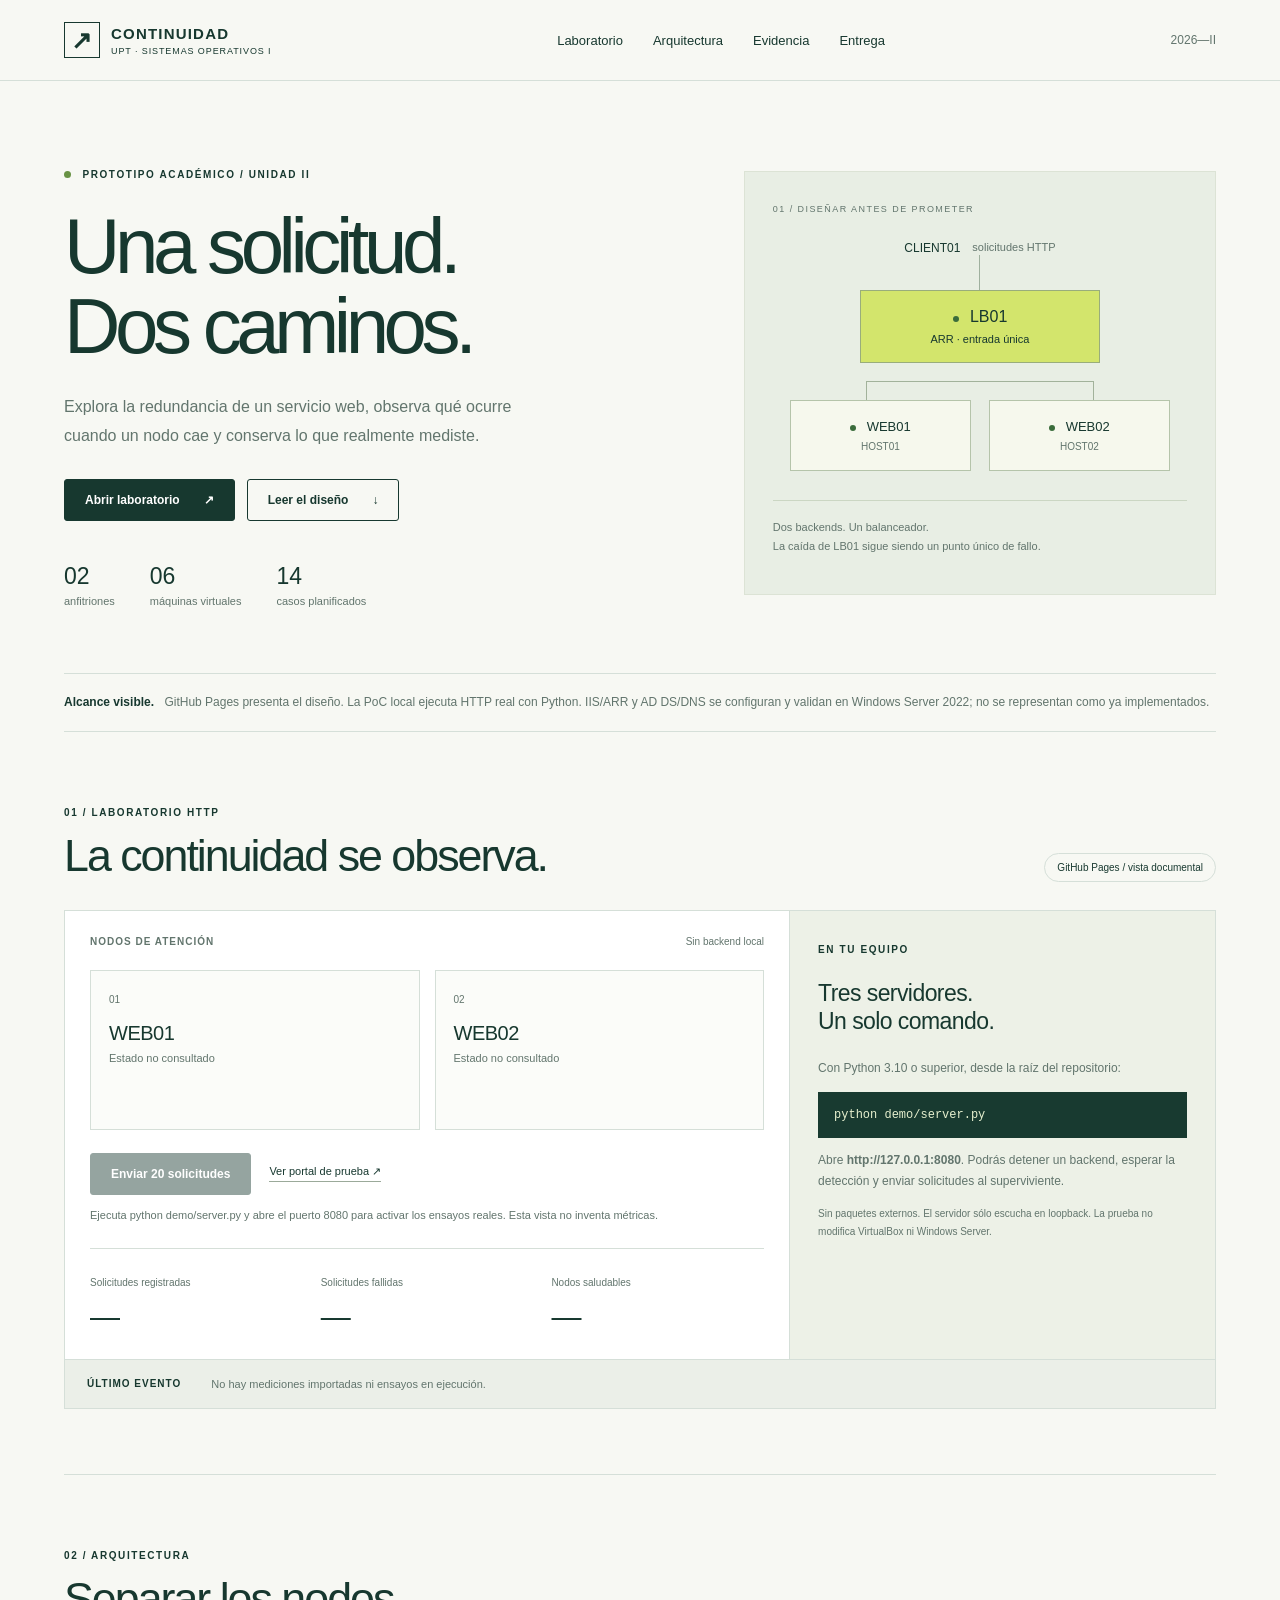
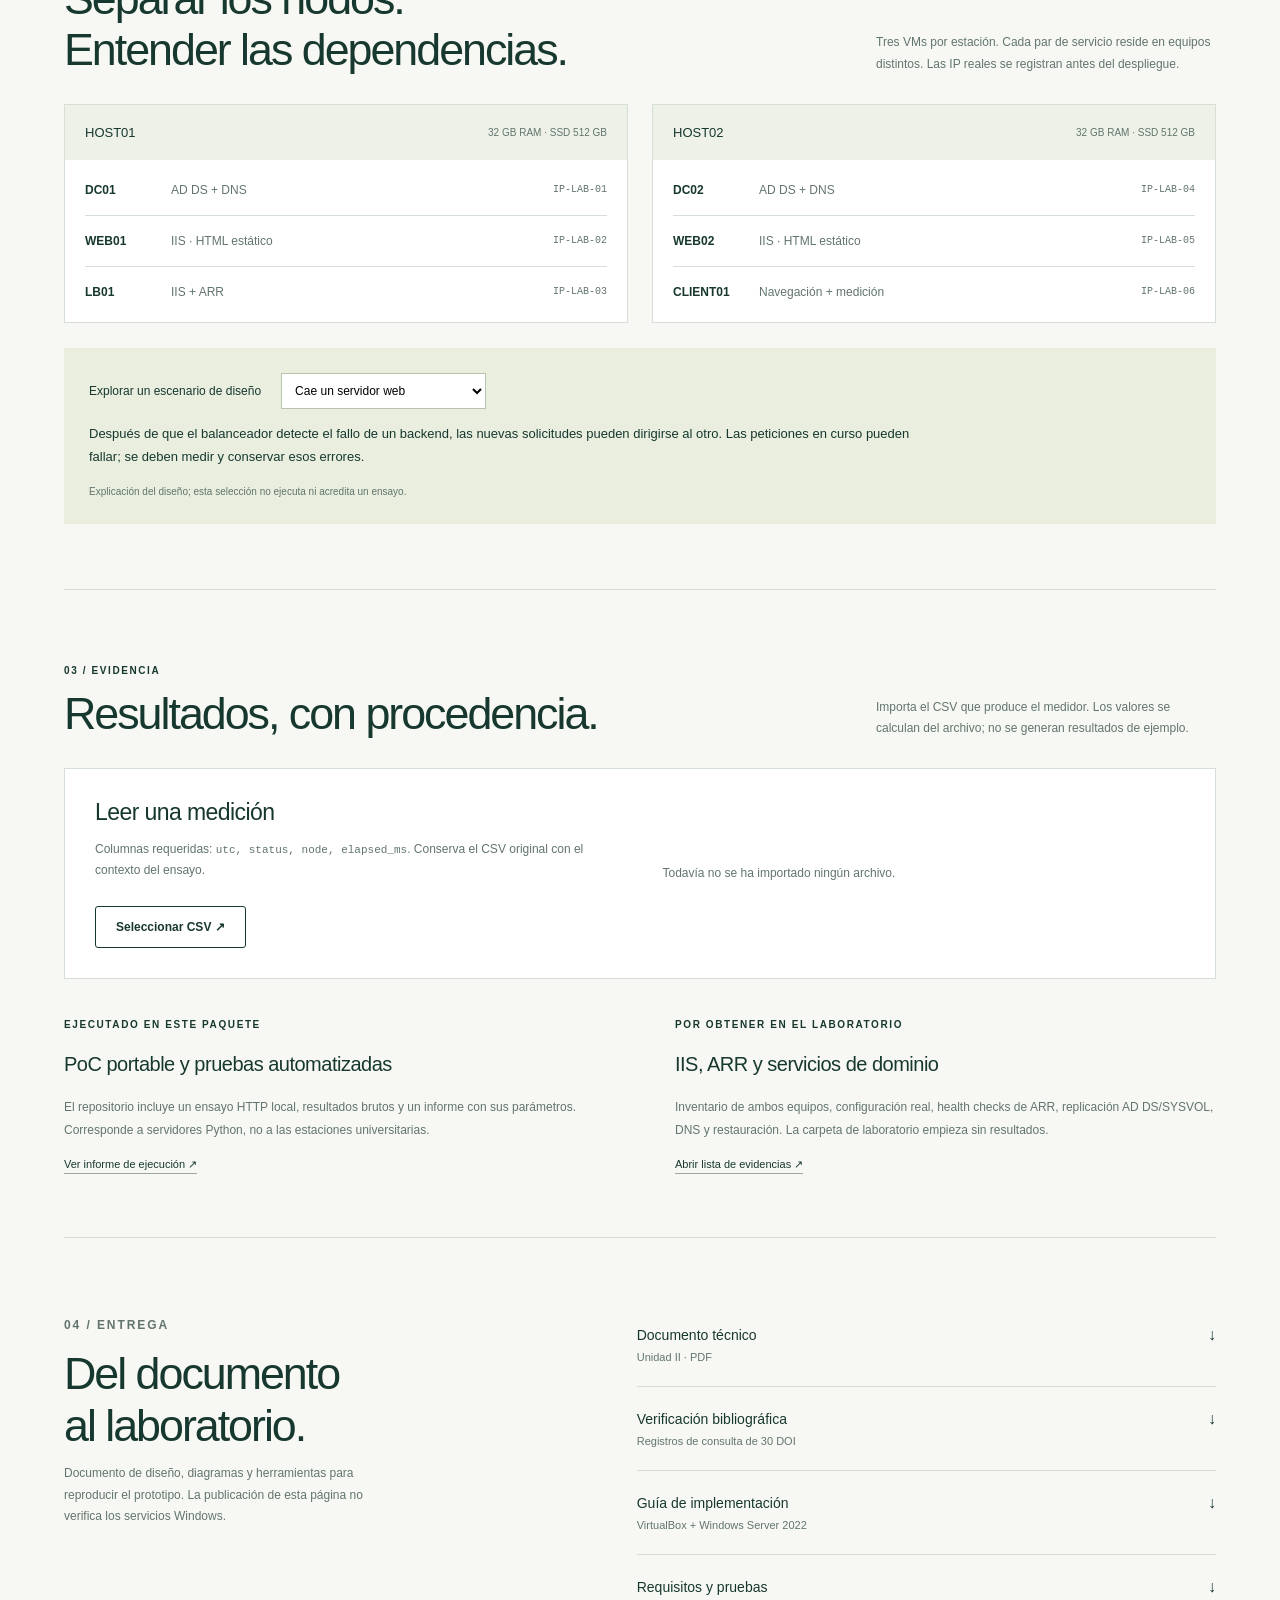
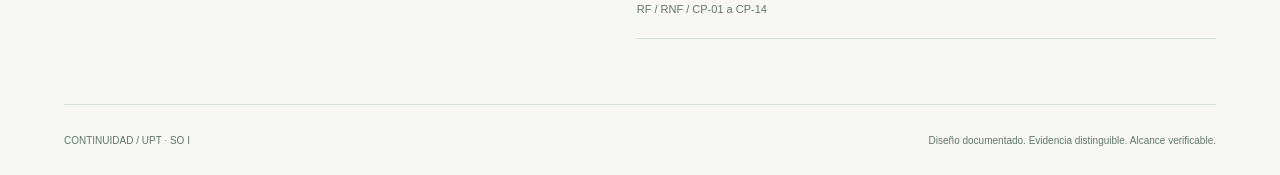
<file: docs/index.html>
<!doctype html>
<html lang="es"><head><meta charset="utf-8"><meta name="viewport" content="width=device-width,initial-scale=1"><meta name="description" content="Prototipo académico de redundancia web IIS y AD DS/DNS. Arquitectura, prueba HTTP portable y evidencia verificable."><title>Continuidad · Laboratorio SO I</title><link rel="stylesheet" href="assets/site.css"></head>
<body><header class="topbar"><a class="brand" href="#inicio"><span class="brand-icon">↗</span><span>CONTINUIDAD<small>UPT · SISTEMAS OPERATIVOS I</small></span></a><nav aria-label="Principal"><a href="#laboratorio">Laboratorio</a><a href="#arquitectura">Arquitectura</a><a href="#evidencia">Evidencia</a><a href="#entrega">Entrega</a></nav><span class="semester">2026—II</span></header>
<main><section class="hero" id="inicio"><div><p class="eyebrow"><span class="dot"></span> PROTOTIPO ACADÉMICO / UNIDAD II</p><h1>Una solicitud.<br>Dos caminos.</h1><p class="lead">Explora la redundancia de un servicio web, observa qué ocurre cuando un nodo cae y conserva lo que realmente mediste.</p><div class="actions"><a class="button primary" href="#laboratorio">Abrir laboratorio <span>↗</span></a><a class="button subtle" href="downloads/informe.pdf">Leer el diseño <span>↓</span></a></div><div class="hero-facts"><span><b>02</b> anfitriones</span><span><b>06</b> máquinas virtuales</span><span><b>14</b> casos planificados</span></div></div><aside class="hero-aside"><span class="section-number">01 / DISEÑAR ANTES DE PROMETER</span><div class="visual-stack"><div class="flow-client">CLIENT01 <span>solicitudes HTTP</span></div><div class="vertical-line"></div><div class="flow-lb"><span class="tiny-led"></span> LB01 <small>ARR · entrada única</small></div><div class="branch"><i></i><i></i></div><div class="backend-pair"><div><span class="tiny-led"></span> WEB01<small>HOST01</small></div><div><span class="tiny-led"></span> WEB02<small>HOST02</small></div></div></div><p class="aside-note">Dos backends. Un balanceador.<br>La caída de LB01 sigue siendo un punto único de fallo.</p></aside></section>
<div class="scope-note"><b>Alcance visible.</b> GitHub Pages presenta el diseño. La PoC local ejecuta HTTP real con Python. IIS/ARR y AD DS/DNS se configuran y validan en Windows Server 2022; no se representan como ya implementados.</div>
<section id="laboratorio" class="section"><div class="section-head"><div><p class="eyebrow">01 / LABORATORIO HTTP</p><h2>La continuidad se observa.</h2></div><span id="mode" class="badge">Comprobando modo…</span></div><div class="lab-layout"><div class="lab-main"><div class="panel-head"><span class="mini-title">NODOS DE ATENCIÓN</span><span id="poll-status" aria-live="polite">Sin conexión local</span></div><div id="nodes" class="nodes"><article class="node-card"><span class="node-id">01</span><h3>WEB01</h3><p>Estado no consultado</p></article><article class="node-card"><span class="node-id">02</span><h3>WEB02</h3><p>Estado no consultado</p></article></div><div class="probe-bar"><button id="probe" class="button primary" disabled>Enviar 20 solicitudes</button><a id="open-portal" class="text-link" href="#como-ejecutar">Ver portal de prueba ↗</a><a id="export" class="text-link" hidden>Exportar CSV ↓</a></div><p id="lab-message" class="muted" role="status">Inicia la PoC local para obtener respuestas y controles reales.</p><div class="metric-grid"><div><span>Solicitudes registradas</span><strong id="total">—</strong></div><div><span>Solicitudes fallidas</span><strong id="errors">—</strong></div><div><span>Nodos saludables</span><strong id="healthy">—</strong></div></div></div><aside class="lab-guide" id="como-ejecutar"><span class="eyebrow">EN TU EQUIPO</span><h3>Tres servidores.<br>Un solo comando.</h3><p>Con Python 3.10 o superior, desde la raíz del repositorio:</p><code>python demo/server.py</code><p>Abre <strong>http://127.0.0.1:8080</strong>. Podrás detener un backend, esperar la detección y enviar solicitudes al superviviente.</p><small>Sin paquetes externos. El servidor sólo escucha en loopback. La prueba no modifica VirtualBox ni Windows Server.</small></aside></div><div class="event-panel"><span class="mini-title">ÚLTIMO EVENTO</span><p id="last-event">No hay mediciones importadas ni ensayos en ejecución.</p></div></section>
<section class="section architecture" id="arquitectura"><div class="section-head"><div><p class="eyebrow">02 / ARQUITECTURA</p><h2>Separar los nodos.<br>Entender las dependencias.</h2></div><p class="section-intro">Tres VMs por estación. Cada par de servicio reside en equipos distintos. Las IP reales se registran antes del despliegue.</p></div><div class="hosts"><article><header><span>HOST01</span><small>32 GB RAM · SSD 512 GB</small></header><ul><li><b>DC01</b><span>AD DS + DNS</span><code>IP-LAB-01</code></li><li><b>WEB01</b><span>IIS · HTML estático</span><code>IP-LAB-02</code></li><li><b>LB01</b><span>IIS + ARR</span><code>IP-LAB-03</code></li></ul></article><article><header><span>HOST02</span><small>32 GB RAM · SSD 512 GB</small></header><ul><li><b>DC02</b><span>AD DS + DNS</span><code>IP-LAB-04</code></li><li><b>WEB02</b><span>IIS · HTML estático</span><code>IP-LAB-05</code></li><li><b>CLIENT01</b><span>Navegación + medición</span><code>IP-LAB-06</code></li></ul></article></div><div class="scenario"><label for="scenario">Explorar un escenario de diseño</label><select id="scenario"><option value="web">Cae un servidor web</option><option value="dc">Cae un controlador de dominio</option><option value="lb">Cae LB01 o HOST01</option><option value="host2">Cae HOST02</option></select><p id="scenario-text"></p><small>Explicación del diseño; esta selección no ejecuta ni acredita un ensayo.</small></div></section>
<section class="section evidence" id="evidencia"><div class="section-head"><div><p class="eyebrow">03 / EVIDENCIA</p><h2>Resultados, con procedencia.</h2></div><p class="section-intro">Importa el CSV que produce el medidor. Los valores se calculan del archivo; no se generan resultados de ejemplo.</p></div><div class="import-panel"><div><h3>Leer una medición</h3><p>Columnas requeridas: <code>utc, status, node, elapsed_ms</code>. Conserva el CSV original con el contexto del ensayo.</p><label class="button subtle" for="csv-file">Seleccionar CSV ↗</label><input id="csv-file" type="file" accept=".csv,text/csv" hidden></div><div class="import-result" id="import-result" aria-live="polite">Todavía no se ha importado ningún archivo.</div></div><div class="evidence-split"><div><span class="eyebrow">EJECUTADO EN ESTE PAQUETE</span><h3>PoC portable y pruebas automatizadas</h3><p>El repositorio incluye un ensayo HTTP local, resultados brutos y un informe con sus parámetros. Corresponde a servidores Python, no a las estaciones universitarias.</p><a href="downloads/validacion-portable.json" class="text-link">Ver informe de ejecución ↗</a></div><div><span class="eyebrow">POR OBTENER EN EL LABORATORIO</span><h3>IIS, ARR y servicios de dominio</h3><p>Inventario de ambos equipos, configuración real, health checks de ARR, replicación AD DS/SYSVOL, DNS y restauración. La carpeta de laboratorio empieza sin resultados.</p><a href="downloads/guia-laboratorio.md" class="text-link">Abrir lista de evidencias ↗</a></div></div></section>
<section class="section delivery" id="entrega"><div><p class="eyebrow">04 / ENTREGA</p><h2>Del documento<br>al laboratorio.</h2><p>Documento de diseño, diagramas y herramientas para reproducir el prototipo. La publicación de esta página no verifica los servicios Windows.</p></div><div class="download-list"><a href="downloads/informe.pdf"><span><b>Documento técnico</b><small>Unidad II · PDF</small></span><span>↓</span></a><a href="downloads/verificacion-doi.csv"><span><b>Verificación bibliográfica</b><small>Registros de consulta de 30 DOI</small></span><span>↓</span></a><a href="downloads/guia-laboratorio.md"><span><b>Guía de implementación</b><small>VirtualBox + Windows Server 2022</small></span><span>↓</span></a><a href="downloads/criterios.md"><span><b>Requisitos y pruebas</b><small>RF / RNF / CP-01 a CP-14</small></span><span>↓</span></a></div></section></main><footer><span>CONTINUIDAD / UPT · SO I</span><span>Diseño documentado. Evidencia distinguible. Alcance verificable.</span></footer><script src="assets/site.js"></script></body></html>
</file>
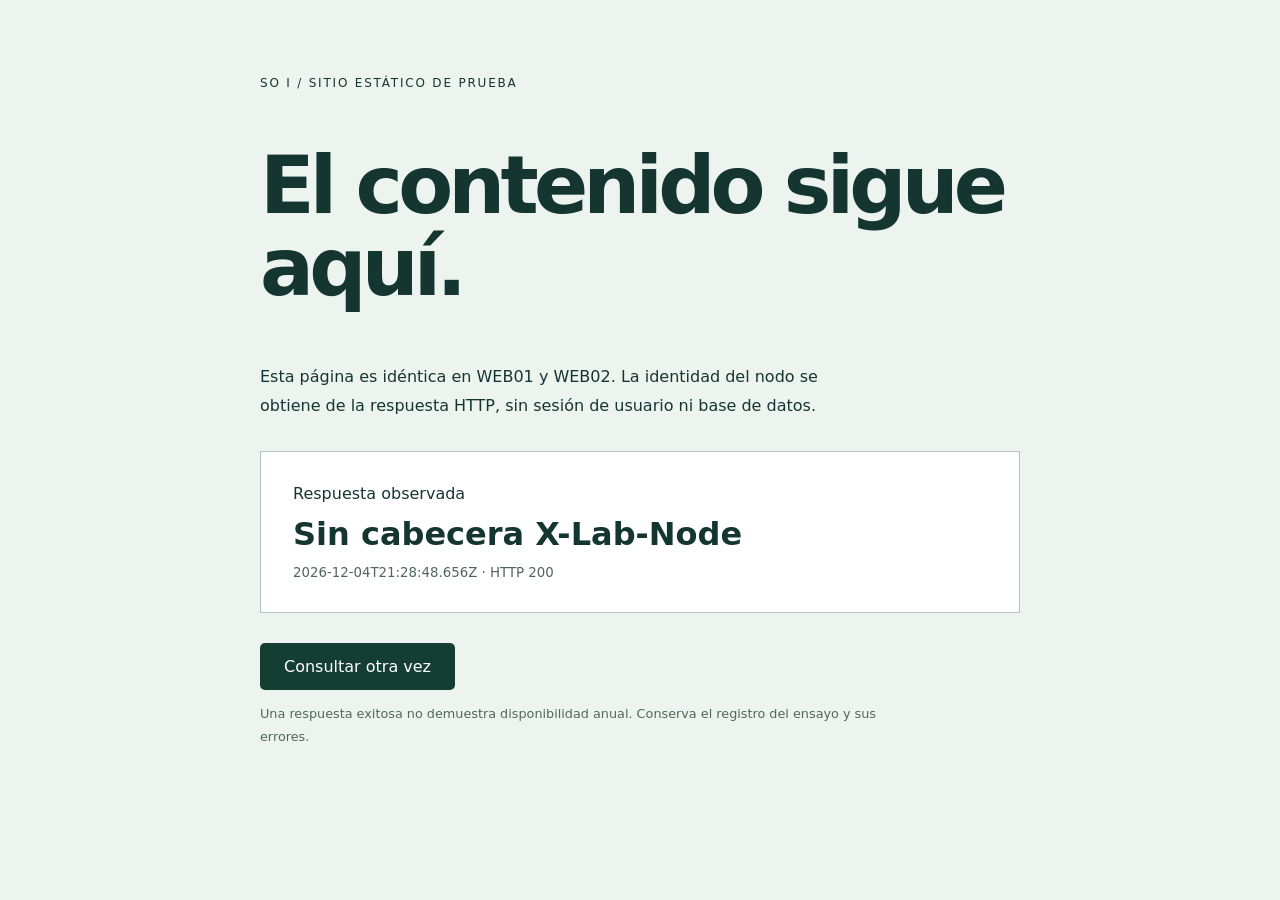
<file: web/index.html>
<!doctype html><html lang="es"><meta charset="utf-8"><meta name="viewport" content="width=device-width,initial-scale=1"><title>Portal de prueba · IIS Lab</title><link rel="stylesheet" href="style.css"><body><main><span class="tag">SO I / SITIO ESTÁTICO DE PRUEBA</span><h1>El contenido sigue aquí.</h1><p>Esta página es idéntica en WEB01 y WEB02. La identidad del nodo se obtiene de la respuesta HTTP, sin sesión de usuario ni base de datos.</p><section><span>Respuesta observada</span><strong id="node">Consultando…</strong><small id="time"></small></section><button id="probe">Consultar otra vez</button><p class="fine">Una respuesta exitosa no demuestra disponibilidad anual. Conserva el registro del ensayo y sus errores.</p></main><script src="app.js"></script></body></html>
</file>
<file: docs/assets/site.css>
*{box-sizing:border-box}html{scroll-behavior:smooth;scroll-padding-top:95px}:root{--ink:#17382f;--muted:#62756d;--line:#d5dfd8;--paper:#f7f8f3;--green:#d3e56c;--white:#fff;--red:#ae4f40;font-family:Segoe UI,Arial,sans-serif;color:var(--ink);background:var(--paper)}body{margin:0}a{color:inherit;text-decoration:none}button,select,input{font:inherit}button,a,select{touch-action:manipulation}button:disabled{opacity:.45;cursor:not-allowed}button{cursor:pointer}button:focus-visible,a:focus-visible,select:focus-visible,label:focus-within{outline:3px solid #64a5ca;outline-offset:5px}.topbar{position:sticky;top:0;z-index:10;display:flex;align-items:center;justify-content:space-between;gap:24px;padding:22px 5vw;border-bottom:1px solid var(--line);background:#f7f8f3f2;backdrop-filter:blur(14px)}.brand{display:flex;align-items:center;gap:11px;font-size:15px;font-weight:750;letter-spacing:.08em}.brand small{display:block;font-size:9px;font-weight:500;letter-spacing:.1em;margin-top:4px}.brand-icon{display:grid;place-items:center;width:36px;height:36px;border:1px solid var(--ink);font-size:25px}.topbar nav{display:flex;gap:30px;font-size:13px}.topbar nav a:hover{border-bottom:1px solid var(--ink)}.semester{font-size:12px;color:var(--muted)}main{max-width:1440px;margin:auto;padding:0 5vw}.hero{display:grid;grid-template-columns:1.25fr 1fr;gap:7vw;padding:78px 0 66px}.eyebrow{font-size:10px;letter-spacing:.16em;font-weight:650}.dot{display:inline-block;width:7px;height:7px;border-radius:50%;background:#689244;margin-right:7px}h1{font-size:clamp(52px,6.1vw,88px);font-weight:450;letter-spacing:-.07em;line-height:1.02;margin:27px 0}.lead{max-width:470px;color:var(--muted);line-height:1.8;font-size:16px}.actions{display:flex;gap:12px;flex-wrap:wrap;margin:28px 0 42px}.button{display:inline-flex;align-items:center;justify-content:center;gap:24px;padding:13px 20px;font-size:12px;font-weight:600;border:1px solid var(--ink);border-radius:3px}.primary{color:#fff;background:var(--ink)}.primary:hover{background:#315a43}.subtle{background:transparent}.subtle:hover{background:#edf1e7}.hero-facts{display:flex;gap:35px;font-size:11px;color:var(--muted)}.hero-facts b{display:block;font-size:23px;font-weight:500;color:var(--ink);margin-bottom:5px}.hero-aside{padding:26px 28px;background:#e8eee4;border:1px solid #dce3d5;align-self:center}.section-number{font-size:9px;letter-spacing:.16em;color:var(--muted)}.visual-stack{padding:25px 0 4px;max-width:380px;margin:auto;text-align:center}.flow-client{font-size:12px;display:flex;justify-content:center;gap:12px}.flow-client span{color:var(--muted);font-size:11px}.vertical-line{height:35px;width:1px;margin:auto;background:#9fb09e}.flow-lb{border:1px solid #99ad7b;background:#d3e56c;padding:17px 10px;font-size:16px;max-width:240px;margin:auto}.flow-lb small{display:block;font-size:11px;font-weight:400;margin-top:7px}.tiny-led{display:inline-block;width:6px;height:6px;background:#3a6c3b;border-radius:50%;margin-right:7px}.branch{display:flex;width:60%;height:37px;justify-content:space-between;margin:auto;border-top:1px solid #a2b29b;transform:translateY(18px)}.branch i{height:18px;width:1px;background:#a2b29b}.backend-pair{display:flex;gap:18px;justify-content:center}.backend-pair>div{padding:18px;border:1px solid #b5c4aa;background:#f6f8ed;font-size:13px;flex:1}.backend-pair small{display:block;margin-top:7px;font-size:10px;color:var(--muted)}.aside-note{border-top:1px solid #cbd6c3;padding-top:17px;font-size:11px;line-height:1.8;color:var(--muted);margin-top:25px}.scope-note{padding:18px 0;border-top:1px solid var(--line);border-bottom:1px solid var(--line);font-size:12px;line-height:1.8;color:var(--muted)}.scope-note b{color:var(--ink);margin-right:7px}.section{padding:65px 0;border-bottom:1px solid var(--line)}.section-head{display:flex;justify-content:space-between;align-items:end;gap:25px;margin-bottom:28px}h2{font-size:clamp(30px,3.5vw,46px);line-height:1.15;letter-spacing:-.045em;font-weight:450;margin:12px 0 0}.section-intro{max-width:340px;font-size:12px;line-height:1.8;color:var(--muted);margin:0}.badge{font-size:10px;padding:8px 12px;border:1px solid var(--line);border-radius:50px;white-space:nowrap}.badge.live{background:#e3edc5;border-color:#bdcb9c}.lab-layout{display:grid;grid-template-columns:1.7fr 1fr;border:1px solid var(--line);background:var(--white)}.lab-main{padding:25px}.panel-head{display:flex;align-items:center;justify-content:space-between;font-size:10px;margin-bottom:23px;color:var(--muted)}.mini-title{font-size:10px;font-weight:650;letter-spacing:.1em}.nodes{display:grid;grid-template-columns:1fr 1fr;gap:15px}.node-card{border:1px solid var(--line);padding:18px;position:relative;min-height:160px;background:#fbfcf9}.node-id{font-size:10px;color:var(--muted)}.node-card h3{font-size:20px;font-weight:500;margin:14px 0 7px}.node-card p{font-size:11px;color:var(--muted);margin:0 0 15px}.node-card button{border:0;background:transparent;text-decoration:underline;padding:0;font-size:11px;color:var(--ink)}.node-card.down{background:#fbf0ed;border-color:#d9b5aa}.node-card .state-led{width:7px;height:7px;border-radius:50%;position:absolute;right:18px;top:20px;background:#91a38b}.node-card.healthy .state-led{background:#59823e}.node-card.down .state-led{background:var(--red)}.probe-bar{display:flex;align-items:center;gap:18px;flex-wrap:wrap;margin-top:23px}.text-link{font-size:11px;border-bottom:1px solid #9baa9a;padding-bottom:3px}.muted{font-size:11px;color:var(--muted);line-height:1.7}.metric-grid{display:grid;grid-template-columns:repeat(3,1fr);gap:18px;border-top:1px solid var(--line);padding-top:23px;margin-top:23px}.metric-grid span{font-size:10px;color:var(--muted)}.metric-grid strong{display:block;font-size:30px;font-weight:450;margin-top:10px}.lab-guide{padding:28px;background:#edf1e7;border-left:1px solid var(--line)}h3{font-size:23px;font-weight:500;letter-spacing:-.025em;line-height:1.2}.lab-guide p{font-size:12px;line-height:1.8;color:var(--muted)}code{font-family:Consolas,monospace;font-size:11px}.lab-guide code{display:block;background:#183a30;color:#e5efce;padding:16px;font-size:12px;overflow-wrap:anywhere}.lab-guide small{font-size:10px;line-height:1.8;display:block;color:var(--muted)}.event-panel{padding:18px 22px;background:#ebefe8;border:1px solid var(--line);border-top:0;display:flex;align-items:center;gap:30px}.event-panel p{margin:0;font-size:11px;color:var(--muted)}.hosts{display:grid;grid-template-columns:1fr 1fr;gap:24px}.hosts article{border:1px solid var(--line);background:white}.hosts header{padding:20px;display:flex;justify-content:space-between;align-items:center;background:#edf1e7;font-size:13px}.hosts header small{font-size:10px;color:var(--muted)}.hosts ul{list-style:none;margin:0;padding:5px 20px}.hosts li{display:flex;align-items:center;gap:18px;padding:18px 0;border-bottom:1px solid var(--line);font-size:12px}.hosts li:last-child{border:0}.hosts li b{min-width:68px}.hosts li span{color:var(--muted);flex:1}.hosts code{font-size:10px;color:var(--muted)}.scenario{margin-top:25px;padding:25px;background:#e9eedf}.scenario label{font-size:12px;display:inline-block;margin-right:20px}.scenario select{background:#fff;border:1px solid #b9c4ad;padding:9px;font-size:12px;max-width:100%}.scenario p{line-height:1.8;font-size:13px;max-width:830px}.scenario small{font-size:10px;color:var(--muted)}.import-panel{display:grid;grid-template-columns:1fr 1fr;background:#fff;border:1px solid var(--line);padding:30px;gap:45px}.import-panel h3{margin:0}.import-panel p{font-size:12px;line-height:1.8;color:var(--muted)}.import-panel label{cursor:pointer;margin-top:12px}.import-result{display:grid;align-content:center;gap:10px;font-size:12px;color:var(--muted)}.import-result strong{font-size:24px;color:var(--ink);font-weight:500}.evidence-split{display:grid;grid-template-columns:1fr 1fr;gap:70px;margin-top:35px}.evidence-split h3{font-size:20px}.evidence-split p{font-size:12px;line-height:1.9;color:var(--muted)}.delivery{display:grid;grid-template-columns:1fr 1.2fr;gap:90px}.delivery p{font-size:12px;line-height:1.8;color:var(--muted);max-width:340px}.download-list>a{display:flex;justify-content:space-between;padding:23px 0;border-bottom:1px solid var(--line)}.download-list b{font-size:14px;font-weight:500}.download-list small{display:block;font-size:11px;color:var(--muted);margin-top:7px}footer{max-width:1440px;margin:auto;display:flex;justify-content:space-between;padding:30px 5vw;font-size:10px;color:var(--muted);gap:25px}[hidden]{display:none!important}@media(max-width:850px){.topbar{padding:18px 5vw}.topbar nav{gap:13px;font-size:11px}.semester{display:none}.hero{grid-template-columns:1fr;gap:35px;padding:45px 0}.hero-aside{max-width:100%}.hero-facts{gap:30px}.lab-layout,.import-panel,.delivery{grid-template-columns:1fr}.lab-guide{border-left:0;border-top:1px solid var(--line)}.section-head{align-items:start;flex-direction:column}.hosts{grid-template-columns:1fr}.evidence-split{gap:25px}.delivery{gap:25px}.section{padding:45px 0}.event-panel{align-items:start;flex-direction:column;gap:10px}}@media(max-width:510px){.topbar nav a:nth-child(2),.topbar nav a:nth-child(3){display:none}.brand{font-size:12px}.brand small{font-size:8px}.hero-facts{gap:20px}.hero-facts span{font-size:10px}.nodes{gap:8px}.lab-main{padding:17px}.node-card{padding:14px}.metric-grid{gap:10px}.metric-grid span{font-size:9px}.metric-grid strong{font-size:24px}.evidence-split{grid-template-columns:1fr}.hosts header{gap:10px}.hosts li{gap:10px;font-size:11px}.hosts code{font-size:9px}footer{flex-direction:column;gap:9px}}@media(prefers-reduced-motion:reduce){html{scroll-behavior:auto}}
</file>
<file: web/style.css>
:root{font-family:Segoe UI,system-ui,sans-serif;color:#153531;background:#edf4ef}body{margin:0;padding:8vh 8vw}main{max-width:760px;margin:auto}.tag{font-size:.75rem;letter-spacing:.15em}h1{font-size:clamp(3rem,8vw,5rem);font-weight:550;line-height:1.03;letter-spacing:-.06em}p{line-height:1.8;max-width:620px}section{padding:32px;border:1px solid #aec6b9;margin:30px 0;display:grid;gap:12px;background:#fff}strong{font-size:2rem}button{background:#143e34;color:white;border:0;border-radius:5px;padding:14px 24px;font:inherit;cursor:pointer}.fine{font-size:.8rem;color:#52665e}small{color:#52665e}
</file>
